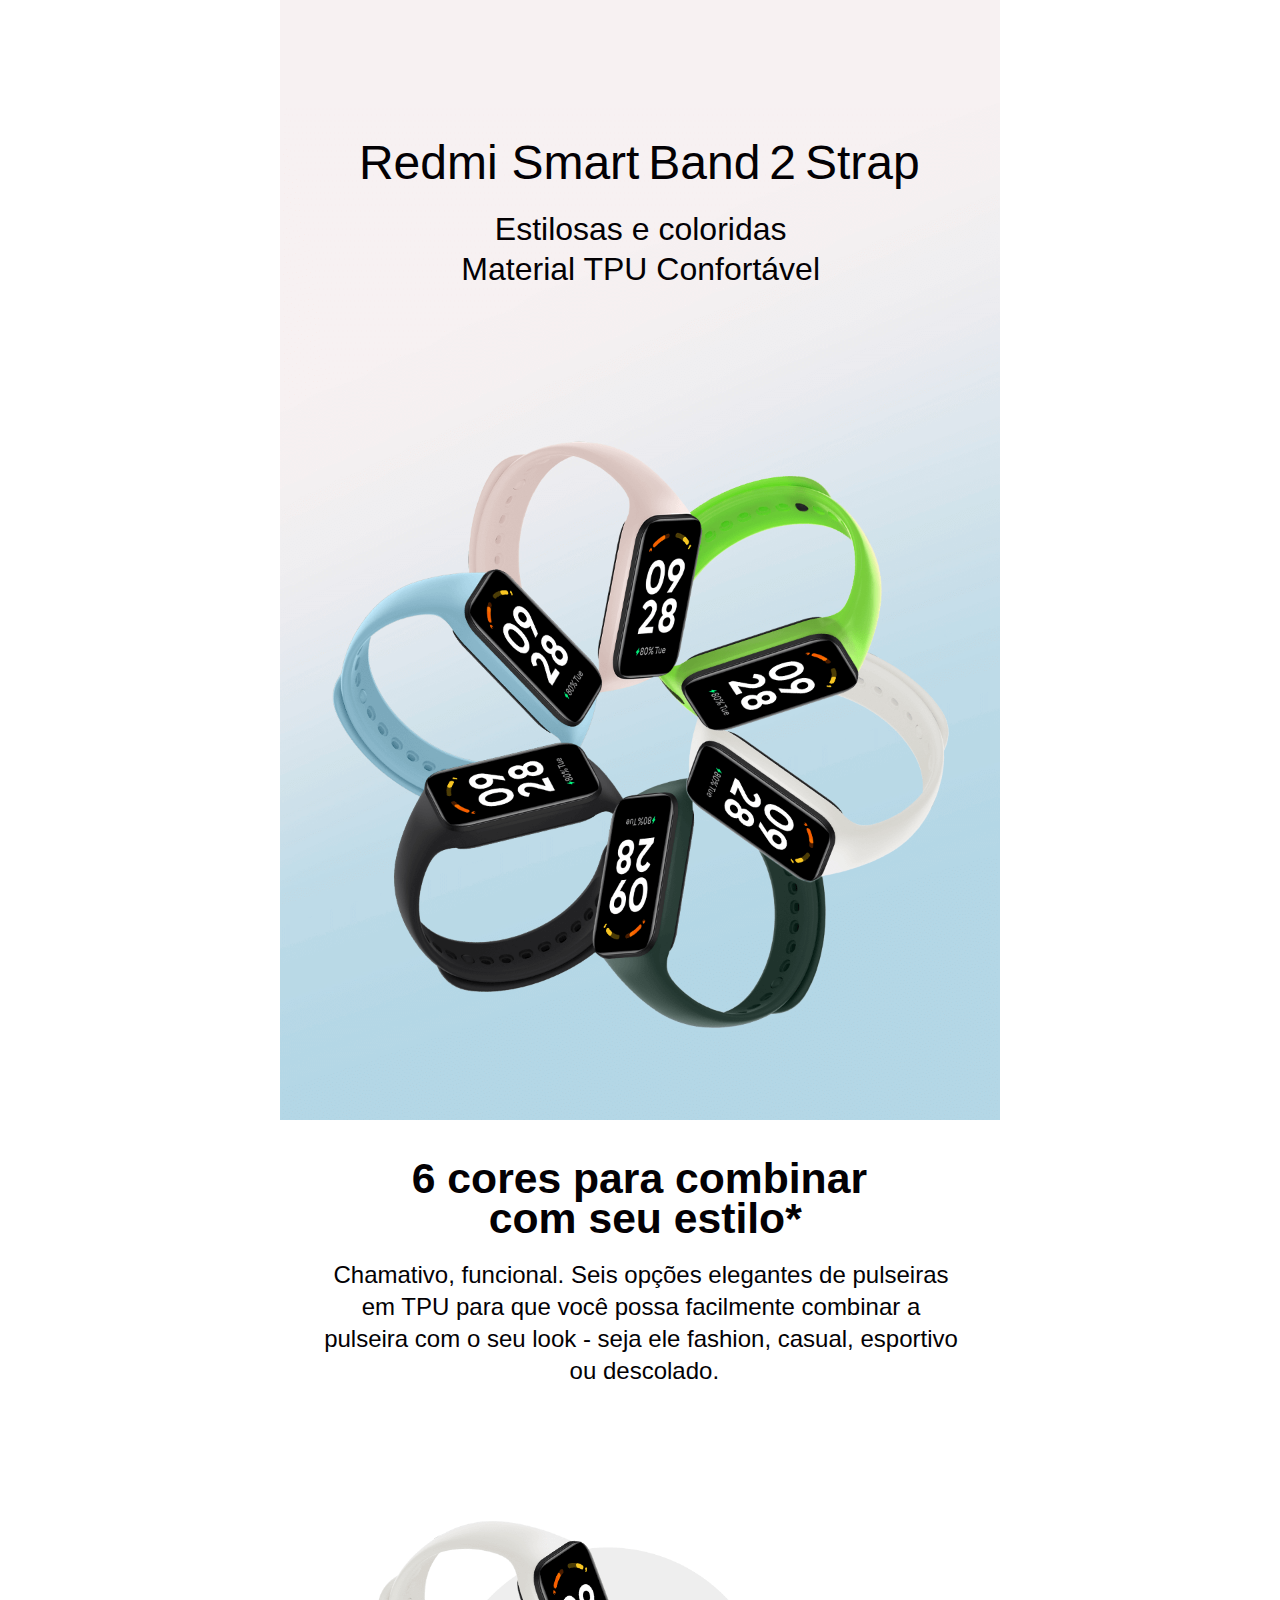
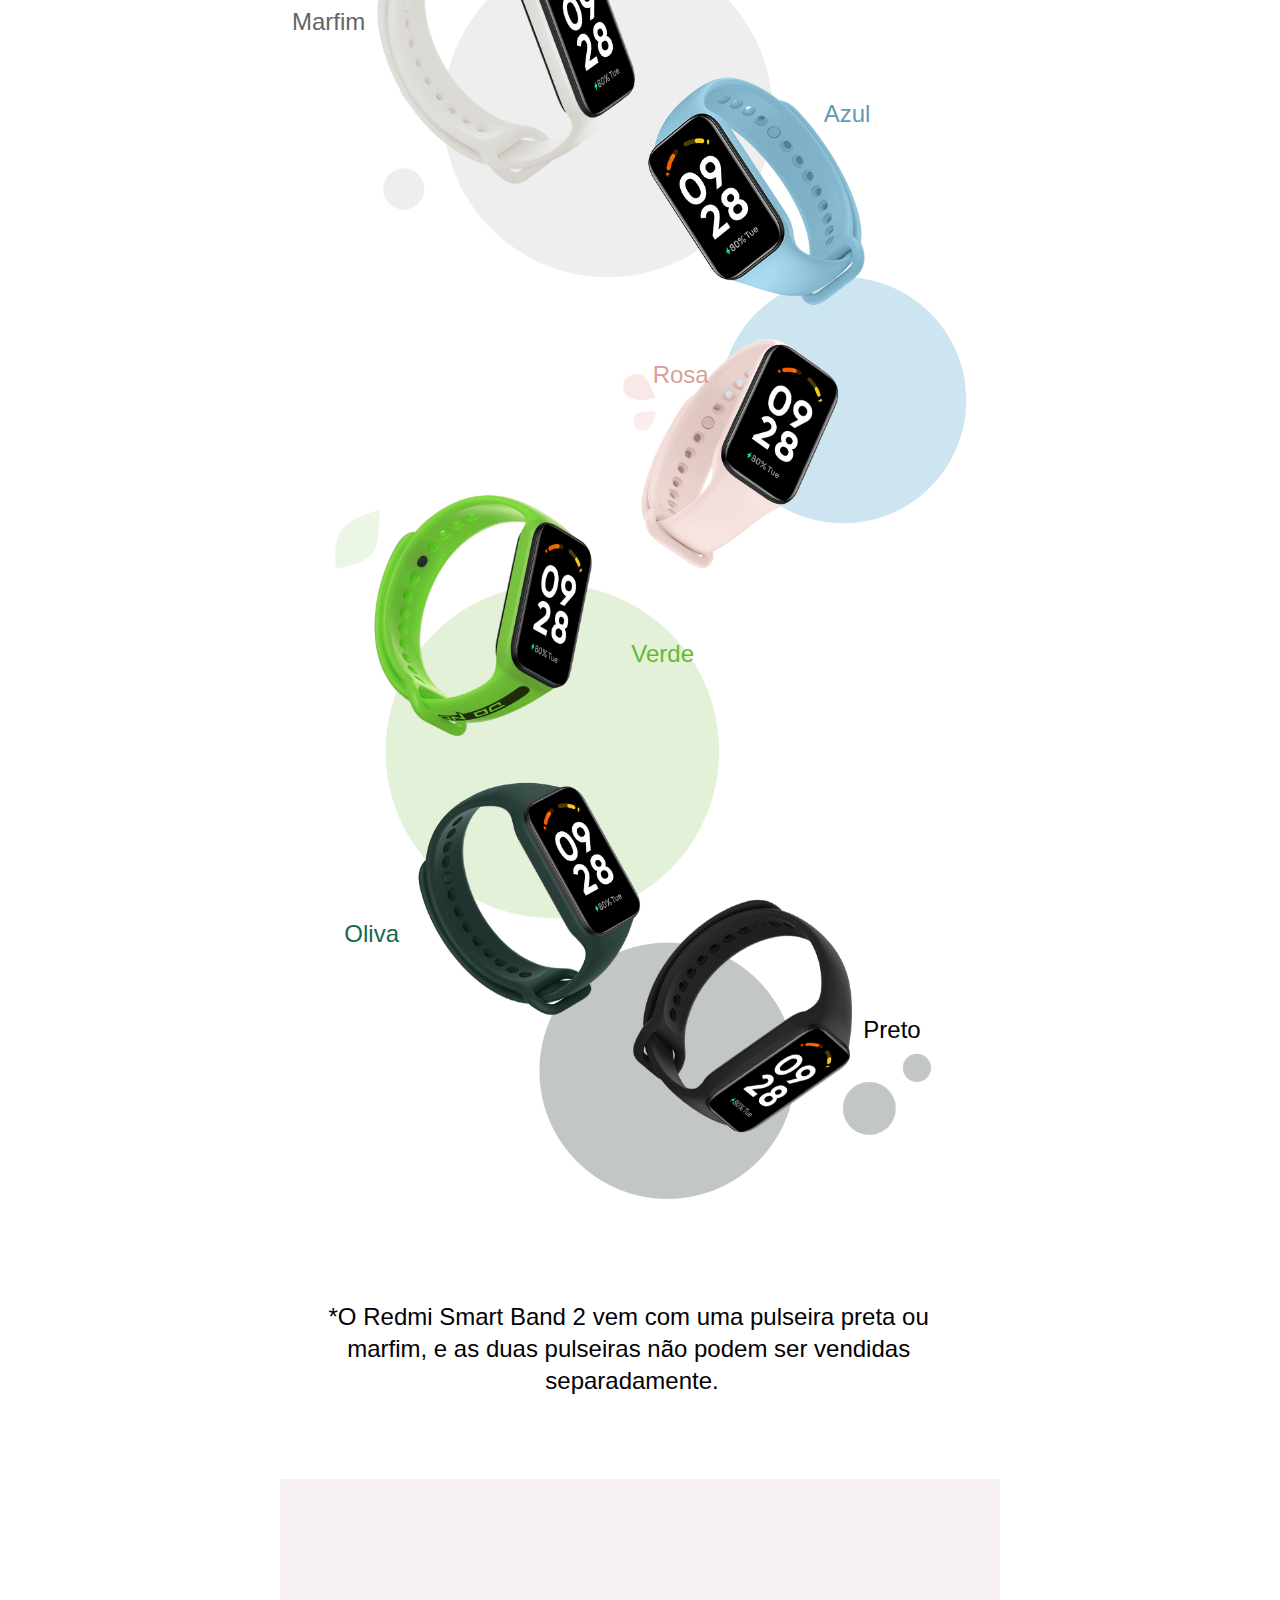
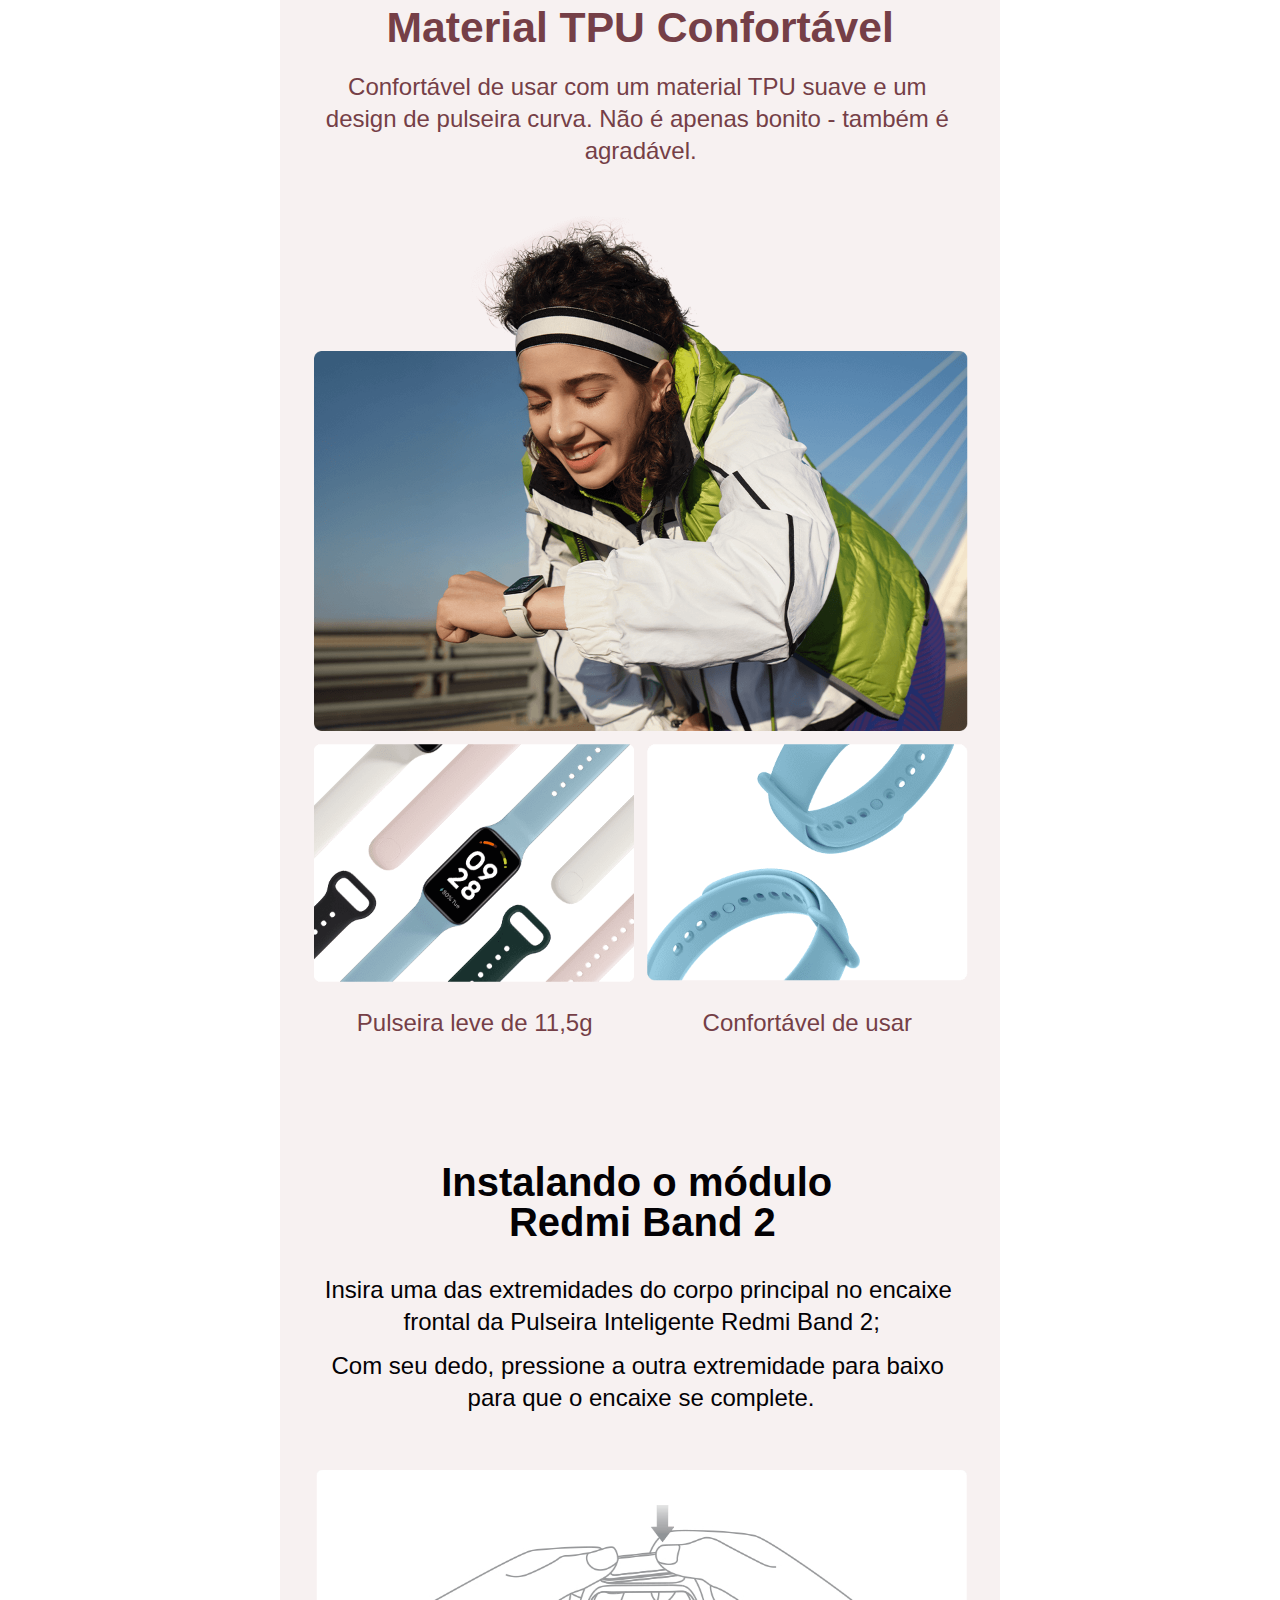
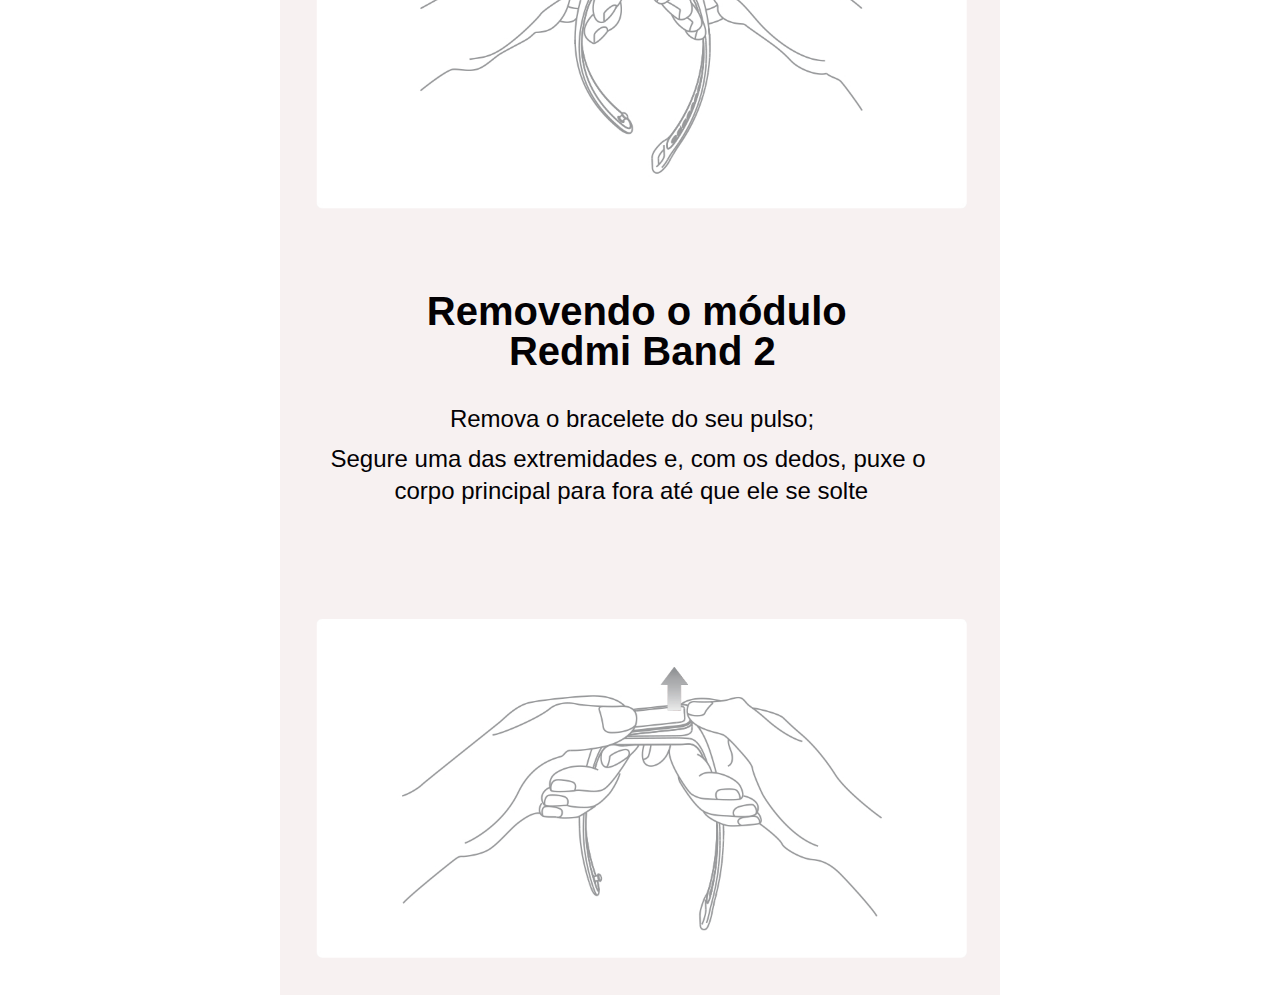
<file: mob/index.html>
<!DOCTYPE html>
<html xml:lang="en" lang="en">

<head>

    <meta charset="UTF-8">
    <meta name="viewport" content="width=device-width,initial-scale=1,user-scalable=no">
    <title>Redmi Smart Band 2 Strap</title>
    <meta http-equiv="X-UA-Compatible" content="ie=edge">

    <link href="./assets/css/index.css" rel="stylesheet">
    <link href="./assets/css/main.css" rel="stylesheet">

    <script>!function (e, t) { var i = t.documentElement; function n() { var t = i.clientWidth || 320, n = (t > 720 ? 720 : t < 320 ? 320 : t) / 22.5; i.style.fontSize = n + "px", e.rootFontSize = n } if (e.oriRootFontSize = 48, e.addEventListener("resize", (function () { n() }), !1), e.addEventListener("pageshow", (function (e) { e.persisted && n() }), !1), n(), e.devicePixelRatio && e.devicePixelRatio >= 2) { var o = t.createElement("div"), d = t.createElement("body"); o.style.border = "0.5px solid transparent", d.appendChild(o), i.appendChild(d), 1 === o.offsetHeight && i.classList.add("hairlines"), i.removeChild(d) } }(window, document)</script>

</head>

<body>

<main class="fly-birds-page_fdbc4230af div1">

<div class="section div2 lazy" data-type="bg" data-id="sazo7am2qq" data-background-image="">
<img alt="" class="xm-img image3 lazy" data-id="enwxoteqr0" src="./assets/media/01.jpg" />
<div class="div4">
<div class="div5">
<div class="text-container-1010">
<span data-key="name_1" class="xm-text split_text1099 f-regular mi-brand mi-brand--redmi" data-type="text" data-id="b0bjcvydmr">Redmi</span>
<span data-key="name_1" class="xm-text split_text1100 f-medium" data-type="text" data-id="088uv94qp9">Smart</span>
<span data-key="name_1" class="xm-text split_text1101 f-medium" data-type="text" data-id="ibbmw2bj5h"></span>
<span data-key="name_1" class="xm-text split_text1102 f-medium" data-type="text" data-id="st7d810cip">Band</span>
<span data-key="name_1" class="xm-text split_text1103 f-medium" data-type="text" data-id="hnphrx9964"></span>
<span data-key="name_1" class="xm-text split_text1104 f-medium" data-type="text" data-id="uij9tyqlhe">2</span>
<span data-key="name_1" class="xm-text split_text1105 f-medium" data-type="text" data-id="v5apz5dfr6"></span>
<span data-key="name_1" class="xm-text split_text1106 f-medium" data-type="text" data-id="7foy747yq5">Strap</span></div>
</div>

<div class="div6"><span data-key="ksp_1" class="xm-text split_text1107 f-medium" data-type="text" data-id="q7l1zf0huf">Estilosas e coloridas</span></div>
<div class="div7"><span data-key="ksp_2" class="xm-text split_text1108 f-medium" data-type="text" data-id="5yruupn7t3">Material TPU Confortável</span></div>
<div class="spacer"></div>
</div>
</div>

<div class="section div9 lazy" data-type="bg" data-id="mztltqu7h8" data-background-image="">
<img alt="" class="xm-img image10 lazy" data-id="6ovkxo77kv" src="./assets/media/02.png" />
<div class="div11">
<img alt="" class="xm-img image12 lazy" data-id="dybtryj5cm" src="./assets/media/03.jpg" />
<div class="div13">
<div class="div14">
<span data-key="overview_1" class="xm-text split_text1119 f-bold" data-type="text" data-id="s4388u0pio">6 cores para combinar com seu estilo*</span>
</div>

<div class="div15"><span data-key="overview_2" class="xm-text split_text1120 f-regular" data-type="text" data-id="75d2xhww61">Chamativo, funcional. Seis opções elegantes de pulseiras em TPU para que você possa facilmente combinar a pulseira com o seu look - seja ele fashion, casual, esportivo ou descolado.</span></div>
<div class="div16"><span data-key="overview_3" class="xm-text split_text1114 f-medium" data-type="text" data-id="h15x5m6wb1">Marfim</span></div>
<div class="div17"><span data-key="overview_4" class="xm-text split_text1115 f-medium" data-type="text" data-id="iz8qfc7zm7">Azul</span></div>
<div class="div18"><span data-key="overview_5" class="xm-text split_text1116 f-medium" data-type="text" data-id="nwz4evyhgi">Rosa</span></div>
<div class="div19"><span data-key="overview_6" class="xm-text split_text1113 f-medium" data-type="text" data-id="b4tyuhit6g">Verde</span></div>
<div class="div20"><span data-key="overview_7" class="xm-text split_text1117 f-medium" data-type="text" data-id="yabzdirfi3">Oliva</span></div>
<div class="div21"><span data-key="overview_8" class="xm-text split_text1118 f-medium" data-type="text" data-id="ev54iunv1n">Preto</span></div>
<div class="div22"><span data-key="overview_9" class="xm-text split_text1121 f-light" data-type="text" data-id="np4tca4c7m">*O Redmi Smart Band 2 vem com uma pulseira preta ou marfim, e as duas pulseiras não podem ser vendidas separadamente.</span></div>
</div>
</div>
</div>

<div class="section div23 lazy" data-type="bg" data-id="fus3v8psd9" data-background-image="">
<img alt="" class="xm-img image24 lazy" data-id="5o0z2gsr6v" src="./assets/media/04.jpg" />
<div class="div25">
<div class="div26"><span data-key="overview_10" class="xm-text split_text1124 f-bold" data-type="text" data-id="ky1h5q5f2c">Material TPU Confortável</span></div>
<div class="div27"><span data-key="overview_11" class="xm-text split_text1125 f-regular" data-type="text" data-id="n3jx29m0j7">Confortável de usar com um material TPU suave e um design de pulseira curva. Não é apenas bonito - também é agradável.</span></div>
<div class="spacer"></div>
<div class="div28">
<div class="div29"><span data-key="overview_12" class="xm-text split_text1122 f-regular" data-type="text" data-id="bvy1wtpomq">Pulseira leve de 11,5g</span></div>
<div class="div30"><span data-key="overview_13" class="xm-text split_text1123 f-regular" data-type="text" data-id="08opbascbu">Confortável de usar</span></div>
</div>
</div>
</div>

<div class="section div31 lazy" data-type="bg" data-id="bc0mnxocxv" data-background-image="">
<img alt="" class="xm-img image32 lazy" data-id="s56rq0gs7n" src="./assets/media/05.jpg" />
<div class="div33">
<div class="div34"><span data-key="overview_14" class="xm-text split_text1126 f-bold" data-type="text" data-id="kk5gxotvs6">Instalando o módulo Redmi Band 2</span>
</div>

<div class="div35"><span data-key="overview_15" class="xm-text split_text1127 f-regular" data-type="text" data-id="gj29drjm5w">Insira uma das extremidades do corpo principal no encaixe frontal da Pulseira Inteligente Redmi Band 2;</span></div>
<div class="div36"><span data-key="overview_16" class="xm-text split_text1128 f-regular" data-type="text" data-id="33h6vja3cc">Com seu dedo, pressione a outra extremidade para baixo para que o encaixe se complete.</span></div>
</div>
</div>

<div class="section div37 lazy" data-type="bg" data-id="fz88lxfj34" data-background-image="">
<img alt="" class="xm-img image38 lazy" data-id="05qha36qgl" src="./assets/media/06.jpg" />
<div class="div39">
<div class="div40"><span data-key="overview_17" class="xm-text split_text1129 f-bold" data-type="text" data-id="45lacmibya">Removendo o módulo Redmi Band 2</span></div>
<div class="div41"><span data-key="overview_18" class="xm-text split_text1130 f-regular" data-type="text" data-id="sy4b4bto8o">Remova o bracelete do seu pulso;</span></div>
<div class="div42"><span data-key="overview_19" class="xm-text split_text1131 f-regular" data-type="text" data-id="cb7yg8wsfg">Segure uma das extremidades e, com os dedos, puxe o corpo principal para fora até que ele se solte</span></div>

</div>
</div>
</main>

</body>
</html>
</file>
<file: mob/assets/css/index.css>
@import url('https://i02.appmifile.com/i18n/fonts/CamphorPro/vf/index.css');
@import url('https://i02.appmifile.com/i18n/fonts/CamphorPro/woff2/index.css');

@font-face {
  font-family: 'Xiaomi Brand';
  font-style: normal;
  font-weight: 100 900;
  font-display: swap;
  src: url('https://i02.appmifile.com/i18n/fonts/Brand/Brand.woff2') format('woff2');
}

body {
  font-family: 'Camphor Pro', sans-serif;
}

body .mi-brand {
  font-family: 'Xiaomi Brand', 'Camphor Pro', sans-serif;
}

body .mi-brand.mi-brand--xiaomi,
body .mi-brand.mi-brand--poco {
  font-weight: bold !important;
}

body .mi-brand.mi-brand--redmi {
  font-weight: normal !important;
}

@supports (font-variation-settings: 'wght' 400) {
  body {
    font-family: 'Camphor Pro VF', 'Camphor Pro', sans-serif;
  }

  body .mi-brand {
    font-family: 'Xiaomi Brand', 'Camphor Pro VF', 'Camphor Pro', sans-serif;
  }
}
</file>
<file: mob/assets/css/main.css>
.div1.fly-birds-page_fdbc4230af {
  align-items: flex-end;
  box-sizing: border-box;
  margin: 0 auto;
}
.div1.fly-birds-page_fdbc4230af,
.div1.fly-birds-page_fdbc4230af .div2 {
  display: flex;
  flex-direction: column;
  justify-content: flex-start;
  width: 22.5rem;
}
.div1.fly-birds-page_fdbc4230af .div2 {
  align-items: center;
  height: 35rem;
  z-index: 1;
}
.div1.fly-birds-page_fdbc4230af .div2 .image3 {
  height: 35rem;
  width: 22.5rem;
  z-index: 0;
}
.div1.fly-birds-page_fdbc4230af .div2 .div4 {
  align-items: center;
  box-sizing: border-box;
  display: flex;
  flex-direction: column;
  justify-content: flex-start;
  margin-left: -0.041667rem;
  margin-top: -30.625rem;
  min-height: 6.354167rem;
  width: 17.666667rem;
  z-index: 1;
}
.div1.fly-birds-page_fdbc4230af .div2 .div4 .div5 {
  width: 17.666667rem;
}
.div1.fly-birds-page_fdbc4230af .div2 .div4 .div5 .text-container-1010 {
  align-items: center;
  display: flex;
  flex-direction: row;
  justify-content: space-around;
  min-height: 1.416667rem;
  text-align: center;
}
.div1.fly-birds-page_fdbc4230af
  .div2
  .div4
  .div5
  .text-container-1010
  .split_text1099 {
  color: #030104;
  font-size: 1.5rem;
  line-height: 1.25rem;
  margin-right: 0.291667rem;
}
.div1.fly-birds-page_fdbc4230af
  .div2
  .div4
  .div5
  .text-container-1010
  .split_text1100 {
  color: #030104;
  font-size: 1.5rem;
  line-height: 1.25rem;
}
.div1.fly-birds-page_fdbc4230af
  .div2
  .div4
  .div5
  .text-container-1010
  .split_text1101 {
  color: #030104;
  font-size: 1.5rem;
  letter-spacing: 0.145833rem;
  line-height: 1.25rem;
}
.div1.fly-birds-page_fdbc4230af
  .div2
  .div4
  .div5
  .text-container-1010
  .split_text1102 {
  color: #030104;
  font-size: 1.5rem;
  line-height: 1.25rem;
}
.div1.fly-birds-page_fdbc4230af
  .div2
  .div4
  .div5
  .text-container-1010
  .split_text1103 {
  color: #030104;
  font-size: 1.5rem;
  letter-spacing: 0.145833rem;
  line-height: 1.25rem;
}
.div1.fly-birds-page_fdbc4230af
  .div2
  .div4
  .div5
  .text-container-1010
  .split_text1104 {
  color: #030104;
  font-size: 1.5rem;
  line-height: 1.25rem;
}
.div1.fly-birds-page_fdbc4230af
  .div2
  .div4
  .div5
  .text-container-1010
  .split_text1105 {
  color: #030104;
  font-size: 1.5rem;
  letter-spacing: 0.145833rem;
  line-height: 1.25rem;
}
.div1.fly-birds-page_fdbc4230af
  .div2
  .div4
  .div5
  .text-container-1010
  .split_text1106 {
  color: #030104;
  font-size: 1.5rem;
  line-height: 1.25rem;
}
.div1.fly-birds-page_fdbc4230af .div2 .div4 .div6 {
  align-items: center;
  display: flex;
  flex-direction: column;
  justify-content: center;
  margin-left: 0.083333rem;
  margin-top: 0.729167rem;
  min-height: 0.958333rem;
  width: 9.041667rem;
}
.div1.fly-birds-page_fdbc4230af .div2 .div4 .div6 .split_text1107 {
  color: #030104;
  font-size: 1rem;
  line-height: 1.25rem;
  text-align: center;
  width: 20.416667rem;
}
.div1.fly-birds-page_fdbc4230af .div2 .div4 .div7 {
  align-items: center;
  display: flex;
  flex-direction: column;
  justify-content: center;
  margin-left: 0.083333rem;
  min-height: 0.75rem;
  width: 11.708333rem;
}
.div1.fly-birds-page_fdbc4230af .div2 .div4 .div7 .split_text1108 {
  color: #030104;
  font-size: 1rem;
  line-height: 1.25rem;
  text-align: center;
  width: 20.416667rem;
}
.div1.fly-birds-page_fdbc4230af .div2 .div4 .spacer {
  flex: 1 1;
}
.div1.fly-birds-page_fdbc4230af .div2 .div4 .div8 {
  align-items: center;
  display: flex;
  flex-direction: column;
  justify-content: center;
  margin-left: 0.0625rem;
  margin-top: 1.3125rem;
  min-height: 0.895833rem;
  width: 4.4375rem;
}
.div1.fly-birds-page_fdbc4230af .div2 .div4 .div8 .text-container-1013 {
  text-align: center;
  width: 20.416667rem;
}
.div1.fly-birds-page_fdbc4230af
  .div2
  .div4
  .div8
  .text-container-1013
  .split_text1109 {
  color: #030104;
  font-family: CamphorProForXiaoMi-Regular, sans-serif;
  font-size: 0.75rem;
  line-height: 1.25rem;
}
.div1.fly-birds-page_fdbc4230af
  .div2
  .div4
  .div8
  .text-container-1013
  .split_text1110 {
  color: #030104;
  font-family: CamphorProForXiaoMi-Bold, sans-serif;
  font-size: 1.25rem;
  line-height: 1.25rem;
}
.div1.fly-birds-page_fdbc4230af
  .div2
  .div4
  .div8
  .text-container-1013
  .split_text1111 {
  color: #030104;
  font-family: CamphorProForXiaoMi-Regular, sans-serif;
  font-size: 0;
  line-height: 1.25rem;
}
.div1.fly-birds-page_fdbc4230af
  .div2
  .div4
  .div8
  .text-container-1013
  .split_text1112 {
  color: #030104;
  font-family: CamphorProForXiaoMi-Regular, sans-serif;
  font-size: 0.75rem;
  line-height: 1.25rem;
}
.div1.fly-birds-page_fdbc4230af .div9 {
  align-items: flex-start;
  box-sizing: border-box;
  display: flex;
  flex-direction: column;
  justify-content: flex-start;
  margin-top: -35rem;
  padding-bottom: 84.9375rem;
}
.div1.fly-birds-page_fdbc4230af .div9,
.div1.fly-birds-page_fdbc4230af .div9 .image10 {
  height: 178.208333rem;
  width: 22.479167rem;
  z-index: 0;
}
.div1.fly-birds-page_fdbc4230af .div9 .div11 {
  align-items: center;
  box-sizing: border-box;
  display: flex;
  flex-direction: row;
  justify-content: flex-start;
  margin-top: -141.854167rem;
  min-height: 56.916667rem;
  padding-right: 1.541667rem;
  width: 22.479167rem;
  z-index: 1;
}
.div1.fly-birds-page_fdbc4230af .div9 .div11 .image12 {
  height: 56.916667rem;
  width: 22.479167rem;
  z-index: 0;
}
.div1.fly-birds-page_fdbc4230af .div9 .div11 .div13 {
  align-items: center;
  box-sizing: border-box;
  display: flex;
  flex-direction: column;
  justify-content: flex-start;
  margin-left: -21.25rem;
  margin-top: 0.270833rem;
  min-height: 51.5625rem;
  width: 19.708333rem;
  z-index: 1;
}
.div1.fly-birds-page_fdbc4230af .div9 .div11 .div13 .div14 {
  align-items: center;
  display: flex;
  flex-direction: column;
  justify-content: center;
  margin-left: 0.625rem;
  min-height: 1.25rem;
  width: 18.25rem;
}
.div1.fly-birds-page_fdbc4230af .div9 .div11 .div13 .div14 .split_text1119 {
  color: #030104;
  font-size: 1.333333rem;
  line-height: 1.25rem;
  text-align: center;
  width: 16.416667rem;
}
.div1.fly-birds-page_fdbc4230af .div9 .div11 .div13 .div15 {
  align-items: center;
  display: flex;
  flex-direction: column;
  justify-content: center;
  margin-left: 0.5625rem;
  margin-top: 0.666667rem;
  min-height: 2.729167rem;
  width: 19.145833rem;
}
.div1.fly-birds-page_fdbc4230af .div9 .div11 .div13 .div15 .split_text1120 {
  color: #030104;
  font-size: 0.75rem;
  line-height: 1rem;
  text-align: center;
  width: 20.416667rem;
}
.div1.fly-birds-page_fdbc4230af .div9 .div11 .div13 .div16 {
  align-items: center;
  display: flex;
  flex-direction: column;
  justify-content: center;
  margin-left: -19.166667rem;
  margin-top: 6.854167rem;
  min-height: 0.6875rem;
  width: 1.625rem;
}
.div1.fly-birds-page_fdbc4230af .div9 .div11 .div13 .div16 .split_text1114 {
  color: #656565;
  font-size: 0.75rem;
  line-height: 1rem;
  text-align: center;
  width: 2.5rem;
}
.div1.fly-birds-page_fdbc4230af .div9 .div11 .div13 .div17 {
  align-items: center;
  display: flex;
  flex-direction: column;
  justify-content: center;
  margin-left: 13.229167rem;
  margin-top: 1.854167rem;
  min-height: 0.5625rem;
  width: 1.395833rem;
}
.div1.fly-birds-page_fdbc4230af .div9 .div11 .div13 .div17 .split_text1115 {
  color: #619bb4;
  font-size: 0.75rem;
  line-height: 1rem;
  text-align: center;
  width: 2.5rem;
}
.div1.fly-birds-page_fdbc4230af .div9 .div11 .div13 .div18 {
  align-items: center;
  display: flex;
  flex-direction: column;
  justify-content: center;
  margin-left: 2.833333rem;
  margin-top: 7.166667rem;
  min-height: 0.541667rem;
  width: 1.375rem;
}
.div1.fly-birds-page_fdbc4230af .div9 .div11 .div13 .div18 .split_text1116 {
  color: #d5a199;
  font-size: 0.75rem;
  line-height: 1rem;
  text-align: center;
  width: 2.5rem;
}
.div1.fly-birds-page_fdbc4230af .div9 .div11 .div13 .div19 {
  align-items: center;
  display: flex;
  flex-direction: column;
  justify-content: center;
  margin-left: 1.708333rem;
  margin-top: 7.833333rem;
  min-height: 0.708333rem;
  width: 4.416667rem;
}
.div1.fly-birds-page_fdbc4230af .div9 .div11 .div13 .div19 .split_text1113 {
  color: #67b92f;
  font-size: 0.75rem;
  line-height: 0.75rem;
  text-align: center;
  width: 4.791667rem;
}
.div1.fly-birds-page_fdbc4230af .div9 .div11 .div13 .div20 {
  align-items: center;
  display: flex;
  flex-direction: column;
  justify-content: center;
  margin-left: -16.479167rem;
  margin-top: 7.875rem;
  min-height: 0.5625rem;
  width: 1.645833rem;
}
.div1.fly-birds-page_fdbc4230af .div9 .div11 .div13 .div20 .split_text1117 {
  color: #156953;
  font-size: 0.75rem;
  line-height: 1rem;
  text-align: center;
  width: 2.5rem;
}
.div1.fly-birds-page_fdbc4230af .div9 .div11 .div13 .div21 {
  align-items: center;
  display: flex;
  flex-direction: column;
  justify-content: center;
  margin-left: 16.041667rem;
  margin-top: 2rem;
  min-height: 0.5625rem;
  width: 1.708333rem;
}
.div1.fly-birds-page_fdbc4230af .div9 .div11 .div13 .div21 .split_text1118 {
  color: #000;
  font-size: 0.75rem;
  line-height: 1rem;
  text-align: center;
  width: 2.5rem;
}
.div1.fly-birds-page_fdbc4230af .div9 .div11 .div13 .div22 {
  align-items: center;
  display: flex;
  flex-direction: column;
  justify-content: center;
  margin-left: -0.208333rem;
  margin-top: 7.979167rem;
  min-height: 1.729167rem;
  width: 19.5rem;
}
.div1.fly-birds-page_fdbc4230af .div9 .div11 .div13 .div22 .split_text1121 {
  color: #030104;
  font-size: 0.75rem;
  line-height: 1rem;
  text-align: center;
  width: 20.416667rem;
}
.div1.fly-birds-page_fdbc4230af .div23 {
  align-items: center;
  box-sizing: border-box;
  display: flex;
  flex-direction: column;
  height: 37.6875rem;
  justify-content: flex-start;
  margin-top: -81.9375rem;
  padding-bottom: 1.708333rem;
  width: 22.5rem;
  z-index: 2;
}
.div1.fly-birds-page_fdbc4230af .div23 .image24 {
  height: 37.6875rem;
  width: 22.5rem;
  z-index: 0;
}
.div1.fly-birds-page_fdbc4230af .div23 .div25 {
  align-items: center;
  box-sizing: border-box;
  display: flex;
  flex-direction: column;
  justify-content: flex-start;
  margin-left: 0.041667rem;
  margin-top: -33.541667rem;
  min-height: 31.833333rem;
  width: 19rem;
  z-index: 1;
}
.div1.fly-birds-page_fdbc4230af .div23 .div25 .div26 {
  align-items: center;
  display: flex;
  flex-direction: column;
  justify-content: center;
  margin-left: -1px;
  min-height: 1rem;
  width: 15.895833rem;
}
.hairlines .div1.fly-birds-page_fdbc4230af .div23 .div25 .div26 {
  margin-left: -0.5px;
}
.div1.fly-birds-page_fdbc4230af .div23 .div25 .div26 .split_text1124 {
  color: #753f47;
  font-size: 1.333333rem;
  line-height: 1.5rem;
  text-align: center;
  width: 20.416667rem;
}
.div1.fly-birds-page_fdbc4230af .div23 .div25 .div27 {
  align-items: center;
  display: flex;
  flex-direction: column;
  justify-content: center;
  margin-top: 1rem;
  min-height: 2.729167rem;
  width: 19rem;
}
.div1.fly-birds-page_fdbc4230af .div23 .div25 .div27 .split_text1125 {
  color: #753f47;
  font-size: 0.75rem;
  line-height: 1rem;
  text-align: center;
  width: 20.416667rem;
}
.div1.fly-birds-page_fdbc4230af .div23 .div25 .spacer {
  flex: 1 1;
}
.div1.fly-birds-page_fdbc4230af .div23 .div25 .div28 {
  align-items: flex-start;
  box-sizing: border-box;
  display: flex;
  flex-direction: row;
  justify-content: flex-start;
  margin-left: -0.375rem;
  margin-top: 26.375rem;
  min-height: 0.729167rem;
  width: 17.666667rem;
}
.div1.fly-birds-page_fdbc4230af .div23 .div25 .div28 .div29 {
  align-items: center;
  display: flex;
  flex-direction: column;
  justify-content: center;
  min-height: 0.729167rem;
  width: 7.666667rem;
}
.div1.fly-birds-page_fdbc4230af .div23 .div25 .div28 .div29 .split_text1122 {
  color: #753f47;
  font-size: 0.75rem;
  line-height: 1rem;
  text-align: center;
  width: 10rem;
}
.div1.fly-birds-page_fdbc4230af .div23 .div25 .div28 .div30 {
  align-items: center;
  display: flex;
  flex-direction: column;
  justify-content: center;
  margin-left: 3.125rem;
  min-height: 0.5625rem;
  width: 6.875rem;
}
.div1.fly-birds-page_fdbc4230af .div23 .div25 .div28 .div30 .split_text1123 {
  color: #753f47;
  font-size: 0.75rem;
  line-height: 1rem;
  text-align: center;
  width: 10rem;
}
.div1.fly-birds-page_fdbc4230af .div31 {
  align-items: center;
  display: flex;
  flex-direction: column;
  height: 24.041667rem;
  justify-content: flex-start;
  width: 22.5rem;
  z-index: 3;
}
.div1.fly-birds-page_fdbc4230af .div31 .image32 {
  height: 24.041667rem;
  width: 22.5rem;
  z-index: 0;
}
.div1.fly-birds-page_fdbc4230af .div31 .div33 {
  align-items: center;
  box-sizing: border-box;
  display: flex;
  flex-direction: column;
  justify-content: flex-start;
  margin-left: 0.0625rem;
  margin-top: -21.604167rem;
  min-height: 6.0625rem;
  width: 20.0625rem;
  z-index: 1;
}
.div1.fly-birds-page_fdbc4230af .div31 .div33 .div34 {
  align-items: center;
  display: flex;
  flex-direction: column;
  justify-content: center;
  margin-left: 0.083333rem;
  min-height: 1.208333rem;
  width: 15.9375rem;
}
.div1.fly-birds-page_fdbc4230af .div31 .div33 .div34 .split_text1126 {
  color: #030104;
  font-size: 1.25rem;
  line-height: 1.25rem;
  text-align: center;
  width: 15.416667rem;
}
.div1.fly-birds-page_fdbc4230af .div31 .div33 .div35 {
  align-items: center;
  display: flex;
  flex-direction: column;
  justify-content: center;
  margin-left: 0.041667rem;
  margin-top: 1.020833rem;
  min-height: 1.729167rem;
  width: 19.9375rem;
}
.div1.fly-birds-page_fdbc4230af .div31 .div33 .div35 .split_text1127 {
  color: #030104;
  font-size: 0.75rem;
  line-height: 1rem;
  text-align: center;
  width: 20.416667rem;
}
.div1.fly-birds-page_fdbc4230af .div31 .div33 .div36 {
  align-items: center;
  display: flex;
  flex-direction: column;
  justify-content: center;
  margin-top: 0.375rem;
  min-height: 1.729167rem;
  width: 20.0625rem;
}
.div1.fly-birds-page_fdbc4230af .div31 .div33 .div36 .split_text1128 {
  color: #030104;
  font-size: 0.75rem;
  line-height: 1rem;
  text-align: center;
  width: 20.416667rem;
}
.div1.fly-birds-page_fdbc4230af .div37 {
  align-items: center;
  display: flex;
  flex-direction: column;
  height: 23.208333rem;
  justify-content: flex-start;
  width: 22.5rem;
  z-index: 4;
}
.div1.fly-birds-page_fdbc4230af .div37 .image38 {
  height: 23.208333rem;
  width: 22.5rem;
  z-index: 0;
}
.div1.fly-birds-page_fdbc4230af .div37 .div39 {
  align-items: center;
  box-sizing: border-box;
  display: flex;
  flex-direction: column;
  justify-content: flex-start;
  margin-left: -0.541667rem;
  margin-top: -22rem;
  min-height: 7.083333rem;
  width: 19.416667rem;
  z-index: 1;
}
.div1.fly-birds-page_fdbc4230af .div37 .div39 .div40 {
  align-items: center;
  display: flex;
  flex-direction: column;
  justify-content: center;
  margin-left: 0.6875rem;
  min-height: 1.208333rem;
  width: 16.354167rem;
}
.div1.fly-birds-page_fdbc4230af .div37 .div39 .div40 .split_text1129 {
  color: #030104;
  font-size: 1.25rem;
  line-height: 1.25rem;
  text-align: center;
  width: 16.416667rem;
}
.div1.fly-birds-page_fdbc4230af .div37 .div39 .div41 {
  align-items: center;
  display: flex;
  flex-direction: column;
  justify-content: center;
  margin-left: 0.041667rem;
  margin-top: 1.020833rem;
  min-height: 0.75rem;
  width: 12.708333rem;
}
.div1.fly-birds-page_fdbc4230af .div37 .div39 .div41 .split_text1130 {
  color: #030104;
  font-size: 0.75rem;
  line-height: 1rem;
  text-align: center;
  width: 20.416667rem;
}
.div1.fly-birds-page_fdbc4230af .div37 .div39 .div42 {
  align-items: center;
  display: flex;
  flex-direction: column;
  justify-content: center;
  margin-top: 0.229167rem;
  min-height: 1.75rem;
  width: 19.416667rem;
}
.div1.fly-birds-page_fdbc4230af .div37 .div39 .div42 .split_text1131 {
  color: #030104;
  font-size: 0.75rem;
  line-height: 1rem;
  text-align: center;
  width: 20.416667rem;
}
.div1.fly-birds-page_fdbc4230af .div37 .div39 .div43 {
  align-items: center;
  display: flex;
  flex-direction: column;
  justify-content: center;
  margin-left: 0.041667rem;
  margin-top: 0.395833rem;
  min-height: 1.729167rem;
  width: 19.041667rem;
}
.div1.fly-birds-page_fdbc4230af .div37 .div39 .div43 .split_text1132 {
  color: #030104;
  font-size: 0.75rem;
  line-height: 1rem;
  text-align: center;
  width: 20.416667rem;
}
.specs-con {
  background-color: #fff;
}
.mi-modal.mi-modal--desktop .mi-modal__content.notify-pc-modal {
  min-width: 560px;
  width: 850px;
}
.notify-m-modal__title,
.notify-pc-modal__title {
  border-bottom: 1px solid var(--border-light-variant);
  color: var(--title-base);
  font-size: 28px;
  font-weight: 400;
  height: 80px;
  line-height: 80px;
  margin: 0;
  padding: 0;
  text-align: center;
  text-transform: uppercase;
}
.notify-m-modal__content,
.notify-pc-modal__content {
  box-sizing: border-box;
  padding: 30px 0;
}
.notify-m-modal__content .notify-modal__icon,
.notify-pc-modal__content .notify-modal__icon {
  display: flex;
  height: 100px;
  justify-content: center;
  margin-bottom: 15px;
}
.notify-m-modal__content .notify-modal__icon .xiaomi,
.notify-pc-modal__content .notify-modal__icon .xiaomi {
  color: #83c44e;
  font-size: 85px;
  line-height: 1;
}
.notify-m-modal__content .notify-modal__subtitle,
.notify-pc-modal__content .notify-modal__subtitle {
  font-size: 24px;
  font-weight: 300;
  margin-bottom: 20px;
  text-align: center;
  text-transform: uppercase;
}
.notify-m-modal__content .notify-modal__detail,
.notify-pc-modal__content .notify-modal__detail {
  font-size: 16px;
  font-weight: 300;
  line-height: 24px;
  margin-left: auto;
  margin-right: auto;
  width: 475px;
}
.notify-m-modal__content .notify-modal__detail a,
.notify-pc-modal__content .notify-modal__detail a {
  color: #ff6700;
  text-decoration: underline;
}
.notify-m-modal__actions,
.notify-pc-modal__actions {
  align-items: center;
  border-top: 1px solid var(--border-light-variant);
  display: flex;
  height: 80px;
  justify-content: center;
}
.notify-m-modal__actions .notify-modal__button,
.notify-pc-modal__actions .notify-modal__button {
  align-items: center;
  background-color: var(--background-primary);
  border: 0;
  box-sizing: border-box;
  color: var(--link-light-variant);
  cursor: pointer;
  display: flex;
  font-size: 14px;
  height: 40px;
  justify-content: center;
  line-height: 40px;
  padding: 0 40px;
  -webkit-user-select: none;
  user-select: none;
}
.mi-modal.mi-modal--mobile .notify-m-modal .mi-modal__title--center {
  font-size: 18px;
  padding-bottom: 10px;
  padding-top: 10px;
  text-align: left;
}
.mi-modal.mi-modal--mobile .notify-m-modal .mi-modal__title-wrap {
  height: auto;
}
.mi-modal.mi-modal--mobile .notify-m-modal__content {
  padding-left: 10px;
  padding-right: 10px;
}
.mi-modal.mi-modal--mobile .notify-m-modal__content .notify-modal__icon {
  display: none;
}
.mi-modal.mi-modal--mobile .notify-m-modal__content .notify-modal__subtitle {
  font-size: 16px;
  text-align: left;
}
.mi-modal.mi-modal--mobile .notify-m-modal__content .notify-modal__detail {
  text-align: left;
  width: 100%;
}
.mi-modal.mi-modal--mobile .notify-m-modal__actions {
  display: none;
}
.buy-container {
  background-color: #fafafa;
  transition: height 0.5s ease;
  width: 100%;
}
.buy-container::-webkit-scrollbar {
  display: none;
}
.buy-container .product__main {
  border-top: none !important;
}
html {
  margin: 0 auto;
}
body,
html {
  height: 100%;
}
body {
  background-color: #f5f5f5;
}
body,
html,
li,
p,
ul {
  margin: 0;
  padding: 0;
}
li {
  list-style: none;
}
:root {
  --skeleton-color: #eee;
}
body > img,
head > img,
html > img {
  display: none;
  left: 0;
  opacity: 0;
  position: absolute;
  top: 0;
  z-index: -10;
}
.xm-link {
  display: inline-block;
  text-decoration: none;
}
.xm-link.xm-button {
  background-color: initial;
}
.xm-button {
  background-color: #ff6700;
  color: #fff;
  padding: 0.25rem;
}
.xm-text {
  display: inline-block;
  white-space: break-spaces !important;
}
.xm-blur {
  opacity: 0.3 !important;
}
.hide {
  display: none !important;
}
.xm-page-hide {
  height: 0;
  position: absolute;
}
.xm-update {
  position: relative;
}
.xm-update:after {
  border: 0.041667rem solid #ff0;
  bottom: 0;
  content: "";
  left: 0;
  position: absolute;
  right: 0;
  top: 0;
}
.xm-picture .xm-img {
  width: 100%;
}
.xm-img {
  color: #0000;
}
.xm-img:not([src]),
.xm-img[src=""] {
  visibility: hidden;
}
.xm-picture {
  display: inline-flex;
}
.eg .xm-text,
.gcc .xm-text,
.sa .xm-text {
  display: block;
}
.eg .footer.footer--desktop,
.eg .header.header--desktop,
.eg .xm-button,
.eg .xm-navbar,
.eg .xm-price,
.eg .xm-text,
.gcc .footer.footer--desktop,
.gcc .header.header--desktop,
.gcc .xm-button,
.gcc .xm-navbar,
.gcc .xm-price,
.gcc .xm-text,
.sa .footer.footer--desktop,
.sa .header.header--desktop,
.sa .xm-button,
.sa .xm-navbar,
.sa .xm-price,
.sa .xm-text {
  direction: rtl;
}
.eg .header.header--desktop .site-logo .site-logo__wrapper img,
.gcc .header.header--desktop .site-logo .site-logo__wrapper img,
.sa .header.header--desktop .site-logo .site-logo__wrapper img {
  transform: none;
}
.eg .header.header--desktop .entry__item:before,
.gcc .header.header--desktop .entry__item:before,
.sa .header.header--desktop .entry__item:before {
  right: 0;
}
.eg .header.header--desktop .entry__left .entry__item:first-child,
.gcc .header.header--desktop .entry__left .entry__item:first-child,
.sa .header.header--desktop .entry__left .entry__item:first-child {
  padding-left: 20px;
}
.eg .footer.footer--desktop .footer-bottom .copyright,
.gcc .footer.footer--desktop .footer-bottom .copyright,
.sa .footer.footer--desktop .footer-bottom .copyright {
  float: right;
}
.section {
  background-repeat: no-repeat;
  margin-bottom: -1px;
}
@font-face {
  font-family: xiaomi;
  src: url(//cnbj1.fds.api.xiaomi.com/mi-com-product/fonts/iconfont.eot?t=1601195056109);
  src: url(//cnbj1.fds.api.xiaomi.com/mi-com-product/fonts/iconfont.eot?t=1601195056109#iefix)
      format("embedded-opentype"),
    url("[data-uri]")
      format("woff2"),
    url(//cnbj1.fds.api.xiaomi.com/mi-com-product/fonts/iconfont.woff?t=1601195056109)
      format("woff"),
    url(//cnbj1.fds.api.xiaomi.com/mi-com-product/fonts/iconfont.ttf?t=1601195056109)
      format("truetype"),
    url(//cnbj1.fds.api.xiaomi.com/mi-com-product/fonts/iconfont.svg?t=1601195056109#xiaomi)
      format("svg");
}
[class^="root-product"] .xiaomi:before {
  -webkit-font-smoothing: antialiased;
  -moz-osx-font-smoothing: grayscale;
  font-family: xiaomi !important;
  font-style: normal;
}
.xiaomi.icon-arrow-up:before {
  content: "\e7be";
}
.xiaomi.icon-dianzan:before {
  content: "\e67c";
}
.xiaomi.icon-help-unsolve:before {
  content: "\e67b";
}
.xiaomi.icon-help-solve:before {
  content: "\e67d";
}
.xiaomi.icon-help-phone:before {
  content: "\e67a";
}
.xiaomi.icon-help-letters:before {
  content: "\e668";
}
.xiaomi.icon-xuanzhong:before {
  content: "\e666";
}
.xiaomi.icon-weixuanze:before {
  content: "\e667";
}
.xiaomi.icon-shangpintubiao:before {
  content: "\e669";
}
.xiaomi.icon-gengduo:before {
  content: "\e66a";
}
.xiaomi.icon-fasongicon:before {
  content: "\e66b";
}
.xiaomi.icon-toupiao:before {
  content: "\e66c";
}
.xiaomi.icon-youhuijuan:before {
  content: "\e66d";
}
.xiaomi.icon-dati:before {
  content: "\e66e";
}
.xiaomi.icon-shoucang:before {
  content: "\e66f";
}
.xiaomi.icon-xiaolian:before {
  content: "\e670";
}
.xiaomi.icon-dengpao:before {
  content: "\e671";
}
.xiaomi.icon-erji:before {
  content: "\e672";
}
.xiaomi.icon-aixin:before {
  content: "\e673";
}
.xiaomi.icon-shouji:before {
  content: "\e674";
}
.xiaomi.icon-shubiao:before {
  content: "\e675";
}
.xiaomi.icon-chongdianbao:before {
  content: "\e676";
}
.xiaomi.icon-yinxiang:before {
  content: "\e677";
}
.xiaomi.icon-shouhuan:before {
  content: "\e678";
}
.xiaomi.icon-hanglixiang:before {
  content: "\e679";
}
.xiaomi.icon-help-message:before {
  content: "\e665";
}
.xiaomi.icon-telephone-service:before {
  content: "\e663";
}
.xiaomi.icon-manual-service:before {
  content: "\e664";
}
.xiaomi.icon-vk:before {
  content: "\e662";
}
.xiaomi.icon-line:before {
  content: "\e62f";
}
.xiaomi.icon-whatsapp:before {
  content: "\e661";
}
.xiaomi.icon-Arrow:before {
  content: "\e65f";
}
.xiaomi.icon-mi-logo:before {
  content: "\e660";
}
.xiaomi.icon-copy:before {
  content: "\e65e";
}
.xiaomi.icon-pc:before {
  content: "\e65d";
}
.xiaomi.icon-bell:before {
  content: "\e65c";
}
.xiaomi.icon-miui:before {
  content: "\e65b";
}
.xiaomi.icon-free:before {
  content: "\e65a";
}
.xiaomi.icon-car:before {
  content: "\e659";
}
.xiaomi.icon-cart-add:before {
  content: "\e657";
}
.xiaomi.icon-cart-checked:before {
  content: "\e658";
}
.xiaomi.icon-cart-del:before {
  content: "\e656";
}
.xiaomi.icon-arrow-down-tri:before {
  content: "\e655";
}
.xiaomi.icon-arrow-left-s:before {
  content: "\e653";
}
.xiaomi.icon-arrow-right-s:before {
  content: "\e654";
}
.xiaomi.icon-arrow-up-l:before {
  content: "\e651";
}
.xiaomi.icon-arrow-down-l:before {
  content: "\e652";
}
.xiaomi.icon-facebook:before {
  content: "\e649";
}
.xiaomi.icon-youtube:before {
  content: "\e64a";
}
.xiaomi.icon-twitter:before {
  content: "\e64b";
}
.xiaomi.icon-ins:before {
  content: "\e64c";
}
.xiaomi.icon-secure-payment:before {
  content: "\e64d";
}
.xiaomi.icon-service-network:before {
  content: "\e64e";
}
.xiaomi.icon-replacement:before {
  content: "\e64f";
}
.xiaomi.icon-google:before {
  content: "\e650";
}
.xiaomi.icon-cart-add-24:before {
  content: "\e648";
}
.xiaomi.icon-arrow-right-l:before {
  content: "\e646";
}
.xiaomi.icon-arrow-left-l:before {
  content: "\e647";
}
.xiaomi.icon-arrow-down-s:before {
  content: "\e63e";
}
.xiaomi.icon-arrow-up-s:before {
  content: "\e63f";
}
.xiaomi.icon-cart-empty-24:before {
  content: "\e640";
}
.xiaomi.icon-price-down:before {
  content: "\e641";
}
.xiaomi.icon-price-up:before {
  content: "\e642";
}
.xiaomi.icon-checked:before {
  content: "\e643";
}
.xiaomi.icon-cart-full-24:before {
  content: "\e644";
}
.xiaomi.icon-search-24:before {
  content: "\e645";
}
.xiaomi.icon-minus:before {
  content: "\e63d";
}
.xiaomi.icon-plus:before {
  content: "\e63c";
}
.xiaomi.icon-f:before {
  content: "\e603";
}
.xiaomi.icon-arrow-right:before {
  content: "\e600";
}
.xiaomi.icon-down:before {
  content: "\e63b";
}
.xiaomi.icon-jiantou:before {
  content: "\e604";
}
.xiaomi.icon-select-arrow:before {
  content: "\e63a";
}
.xiaomi.icon-milogo:before {
  content: "\e602";
}
.xiaomi.icon-remind:before {
  content: "\e601";
}
.xiaomi.icon-copylink:before {
  content: "\e639";
}
.xiaomi.icon-location:before {
  content: "\e637";
}
.xiaomi.icon-track:before {
  content: "\e638";
}
.xiaomi.icon-arrowlittle:before {
  content: "\e62d";
}
.xiaomi.icon-check:before {
  content: "\e62e";
}
.xiaomi.icon-back:before {
  content: "\e630";
}
.xiaomi.icon-info:before {
  content: "\e631";
}
.xiaomi.icon-edit:before {
  content: "\e632";
}
.xiaomi.icon-share:before {
  content: "\e633";
}
.xiaomi.icon-delete:before {
  content: "\e634";
}
.xiaomi.icon-question:before {
  content: "\e635";
}
.xiaomi.icon-m-home:before {
  content: "\e636";
}
.xiaomi.icon-star-orange:before {
  content: "\e62c";
}
.xiaomi.icon-s-time:before {
  content: "\e628";
}
.xiaomi.icon-s-locate:before {
  content: "\e629";
}
.xiaomi.icon-s-phone:before {
  content: "\e62a";
}
.xiaomi.icon-s-warranty:before {
  content: "\e62b";
}
.xiaomi.icon-cleartext:before {
  content: "\e61b";
}
.xiaomi.icon-close:before {
  content: "\e627";
}
.xiaomi.icon-star1:before {
  content: "\e622";
}
.xiaomi.icon-delivery:before {
  content: "\e61a";
}
.xiaomi.icon-tag:before {
  content: "\e61c";
}
.xiaomi.icon-delivery1:before {
  content: "\e61d";
}
.xiaomi.icon-pullup:before {
  content: "\e61e";
}
.xiaomi.icon-pulldown:before {
  content: "\e61f";
}
.xiaomi.icon-volume:before {
  content: "\e620";
}
.xiaomi.icon-star:before {
  content: "\e621";
}
.xiaomi.icon-miextendedwarranty:before {
  content: "\e623";
}
.xiaomi.icon-mute:before {
  content: "\e624";
}
.xiaomi.icon-miprotect:before {
  content: "\e625";
}
.xiaomi.icon-like:before {
  content: "\e626";
}
.xiaomi.icon-chat:before {
  content: "\e60f";
}
.xiaomi.icon-google_x:before {
  content: "\e610";
}
.xiaomi.icon-facebook_x:before {
  content: "\e611";
}
.xiaomi.icon-email:before {
  content: "\e612";
}
.xiaomi.icon-twitter_x:before {
  content: "\e613";
}
.xiaomi.icon-hotline:before {
  content: "\e614";
}
.xiaomi.icon-youtube_x:before {
  content: "\e615";
}
.xiaomi.icon-vk_x:before {
  content: "\e616";
}
.xiaomi.icon-line_x:before {
  content: "\e617";
}
.xiaomi.icon-instagram_x:before {
  content: "\e618";
}
.xiaomi.icon-nation:before {
  content: "\e619";
}
.xiaomi.icon-account:before {
  content: "\e605";
}
.xiaomi.icon-cart:before {
  content: "\e606";
}
.xiaomi.icon-category:before {
  content: "\e607";
}
.xiaomi.icon-home:before {
  content: "\e608";
}
.xiaomi.icon-message:before {
  content: "\e609";
}
.xiaomi.icon-discovery:before {
  content: "\e60a";
}
.xiaomi.icon-search:before {
  content: "\e60b";
}
.xiaomi.icon-search_bar:before {
  content: "\e60c";
}
.xiaomi.icon-service:before {
  content: "\e60d";
}
.xiaomi.icon-setting:before {
  content: "\e60e";
}
article,
aside,
details,
figcaption,
figure,
footer,
header,
main,
nav,
section {
  display: block;
}
audio,
canvas,
video {
  display: inline-block;
}
audio:not([controls]) {
  display: none;
  height: 0;
}
[hidden] {
  display: none;
}
a:focus {
  outline: thin dotted #333;
  outline: 0.104167rem auto -webkit-focus-ring-color;
  outline-offset: -0.041667rem;
}
a:active,
a:hover {
  outline: 0;
}
b,
strong {
  font-weight: 700;
}
small {
  font-size: 80%;
}
sub,
sup {
  font-size: 75%;
  line-height: 0;
  position: relative;
  vertical-align: initial;
}
sup {
  top: -0.5em;
}
sub {
  bottom: -0.25em;
}
img {
  border: 0;
  height: auto;
  vertical-align: middle;
}
form {
  margin: 0;
}
button,
input,
select,
textarea {
  font-size: 100%;
  margin: 0;
  outline: none;
  vertical-align: initial;
}
button,
input {
  line-height: normal;
}
button,
html input[type="button"],
input[type="reset"],
input[type="submit"] {
  -webkit-appearance: button;
  appearance: button;
  cursor: pointer;
}
button[disabled],
html input[disabled] {
  cursor: default;
}
input[type="checkbox"],
input[type="radio"] {
  box-sizing: border-box;
  margin: 0;
  padding: 0;
}
input[type="search"] {
  -webkit-appearance: none;
  appearance: none;
  box-sizing: initial;
  outline: none;
}
input[type="number"]::-webkit-inner-spin-button,
input[type="number"]::-webkit-outer-spin-button {
  margin: 0;
}
input[type="search"]::-webkit-search-cancel-button,
input[type="search"]::-webkit-search-decoration {
  -webkit-appearance: none;
  appearance: none;
}
button::-moz-focus-inner,
input::-moz-focus-inner {
  border: 0;
  padding: 0;
}
input::-webkit-input-placeholder {
  color: #ccc;
}
input:-moz-placeholder,
input::-moz-placeholder {
  color: #ccc;
}
input:-ms-input-placeholder {
  color: #ccc;
}
textarea {
  overflow: auto;
  resize: vertical;
  vertical-align: top;
}
table {
  border-collapse: collapse;
  border-spacing: 0;
}
td {
  vertical-align: top;
}
td,
th {
  padding: 0;
}
body,
dd,
dl,
figure,
h1,
h2,
h3,
h4,
h5,
h6,
menu,
ol,
p,
ul {
  margin: 0;
}
menu,
ol,
ul {
  list-style: none;
  padding: 0;
}
h1,
h2,
h3,
h4,
h5,
h6 {
  font-weight: 400;
}
.eco_name-72 {
  font-size: 1.5rem;
  line-height: 1.875rem;
}
.eco_name-64 {
  font-size: 1.333333rem;
  line-height: 1.666667rem;
}
.eco_kv-slogan {
  font-size: 1rem;
  line-height: 1.25rem;
}
.eco_kv-ksp {
  font-size: 0.625rem;
  line-height: 0.916667rem;
}
.eco_kv-label {
  border-radius: 0.083333rem;
  font-size: 0.75rem;
  line-height: 1.083333rem;
}
.eco_ksp-title {
  font-size: 0.833333rem;
  line-height: 1rem;
}
.eco_ksp-text {
  font-size: 0.75rem;
  line-height: 1rem;
}
.eco_ksp-item {
  padding: 1.041667rem;
}
.eco_title {
  font-size: 1.25rem;
  line-height: 1.5rem;
}
.eco_note,
.eco_text {
  font-size: 0.75rem;
  line-height: 0.916667rem;
}
.eco_number {
  font-size: 2.291667rem;
  line-height: 2.291667rem;
}
.eco_note-text {
  font-size: 0.75rem;
  line-height: 0.916667rem;
}
.eco_specs-title {
  font-size: 1.25rem;
  line-height: 1.5rem;
}
.eco_specs-label,
.eco_specs-value {
  font-size: 0.75rem;
  line-height: 0.916667rem;
}
.f-extra,
.f-light,
.f-thin {
  font-weight: 300;
}
.f-regular {
  font-weight: 400;
}
.f-medium {
  font-weight: 500;
}
.f-semi {
  font-weight: 600;
}
.f-bold {
  font-weight: 700;
}
.f-bolder {
  font-weight: 800;
}
.f-heavy {
  font-weight: 900;
}
.xm-button,
.xm-navbar__nav-item,
.xm-price {
  font-weight: 400 !important;
}
.price-common {
  font-weight: 300 !important;
}
.price-common .xm-price--current .xm-price__label,
.price-common .xm-price__sNum {
  font-weight: 700 !important;
}
@font-face {
  font-family: CamphorPro-Light;
  src: url(https://i01.appmifile.com/webfile/globalimg/miv4/font/CamphorProForXiaoMi/CamphorProForXiaoMi-Light.woff)
    format("woff");
}
@font-face {
  font-family: CamphorPro-Regular;
  src: url(https://i01.appmifile.com/webfile/globalimg/miv4/font/CamphorProForXiaoMi/CamphorProForXiaoMi-Regular.woff)
    format("woff");
}
@font-face {
  font-family: CamphorPro-Bold;
  font-weight: 700;
  src: url(https://i01.appmifile.com/webfile/globalimg/miv4/font/CamphorProForXiaoMi/CamphorProForXiaoMi-Bold.woff)
    format("woff");
}
@font-face {
  font-family: CamphorPro-Thin;
  src: url(https://i01.appmifile.com/webfile/globalimg/miv4/font/CamphorProForXiaoMi/CamphorProForXiaoMi-Thin.woff)
    format("woff");
}
@font-face {
  font-family: CamphorPro-Heavy;
  font-weight: 900;
  src: url(https://i01.appmifile.com/webfile/globalimg/miv4/font/CamphorProForXiaoMi/CamphorProForXiaoMi-Heavy.woff)
    format("woff");
}
@font-face {
  font-family: CamphorPro-Medium;
  src: url(https://i01.appmifile.com/webfile/globalimg/miv4/font/CamphorProForXiaoMi/CamphorProForXiaoMi-Medium.woff)
    format("woff");
}
@font-face {
  font-family: CamphorProForXiaoMi-Light;
  src: url(https://i01.appmifile.com/webfile/globalimg/miv4/font/CamphorProForXiaoMi/CamphorProForXiaoMi-Light.woff)
    format("woff");
}
@font-face {
  font-family: CamphorProForXiaoMi-Regular;
  src: url(https://i01.appmifile.com/webfile/globalimg/miv4/font/CamphorProForXiaoMi/CamphorProForXiaoMi-Regular.woff)
    format("woff");
}
@font-face {
  font-family: CamphorProForXiaoMi-Bold;
  font-weight: 700;
  src: url(https://i01.appmifile.com/webfile/globalimg/miv4/font/CamphorProForXiaoMi/CamphorProForXiaoMi-Bold.woff)
    format("woff");
}
@font-face {
  font-family: CamphorProForXiaoMi-Thin;
  src: url(https://i01.appmifile.com/webfile/globalimg/miv4/font/CamphorProForXiaoMi/CamphorProForXiaoMi-Thin.woff)
    format("woff");
}
@font-face {
  font-family: CamphorProForXiaoMi-Heavy;
  font-weight: 900;
  src: url(https://i01.appmifile.com/webfile/globalimg/miv4/font/CamphorProForXiaoMi/CamphorProForXiaoMi-Heavy.woff)
    format("woff");
}
@font-face {
  font-family: CamphorProForXiaoMi-Medium;
  src: url(https://i01.appmifile.com/webfile/globalimg/miv4/font/CamphorProForXiaoMi/CamphorProForXiaoMi-Medium.woff)
    format("woff");
}
@font-face {
  font-family: POCOTech-Light;
  src: url(https://i01.appmifile.com/webfile/globalimg/miv4/font/POCOTech/POCOTech-cool-Light.woff)
    format("woff");
}
@font-face {
  font-family: POCOTech-ExtraLight;
  src: url(https://i01.appmifile.com/webfile/globalimg/miv4/font/POCOTech/POCOTech-cool-ExtraLight.woff)
    format("woff");
}
@font-face {
  font-family: POCOTech-Regular;
  src: url(https://i01.appmifile.com/webfile/globalimg/miv4/font/POCOTech/POCOTech-cool-Regular.woff)
    format("woff");
}
@font-face {
  font-family: POCOTech-Bold;
  src: url(https://i01.appmifile.com/webfile/globalimg/miv4/font/POCOTech/POCOTech-cool-Bold.woff)
    format("woff");
}
@font-face {
  font-family: POCOTech-Book;
  src: url(https://i01.appmifile.com/webfile/globalimg/miv4/font/POCOTech/POCOTech-cool-Book.woff)
    format("woff");
}
@font-face {
  font-family: POCOTech-SemiBold;
  src: url(https://i01.appmifile.com/webfile/globalimg/miv4/font/POCOTech/POCOTech-cool-SemiBold.woff)
    format("woff");
}
@font-face {
  font-family: POCOTech-Hairline;
  src: url(https://i01.appmifile.com/webfile/globalimg/miv4/font/POCOTech/POCOTech-cool-Hairline.woff)
    format("woff");
}
@font-face {
  font-family: POCOTech-Medium;
  src: url(https://i01.appmifile.com/webfile/globalimg/miv4/font/POCOTech/POCOTech-cool-Medium.woff)
    format("woff");
}
@font-face {
  font-family: POCOTech-cool-Light;
  src: url(https://i01.appmifile.com/webfile/globalimg/miv4/font/POCOTech/POCOTech-cool-Light.woff)
    format("woff");
}
@font-face {
  font-family: POCOTech-cool-ExtraLight;
  src: url(https://i01.appmifile.com/webfile/globalimg/miv4/font/POCOTech/POCOTech-cool-ExtraLight.woff)
    format("woff");
}
@font-face {
  font-family: POCOTech-cool-Regular;
  src: url(https://i01.appmifile.com/webfile/globalimg/miv4/font/POCOTech/POCOTech-cool-Regular.woff)
    format("woff");
}
@font-face {
  font-family: POCOTech-cool-Bold;
  src: url(https://i01.appmifile.com/webfile/globalimg/miv4/font/POCOTech/POCOTech-cool-Bold.woff)
    format("woff");
}
@font-face {
  font-family: POCOTech-cool-Book;
  src: url(https://i01.appmifile.com/webfile/globalimg/miv4/font/POCOTech/POCOTech-cool-Book.woff)
    format("woff");
}
@font-face {
  font-family: POCOTech-cool-SemiBold;
  src: url(https://i01.appmifile.com/webfile/globalimg/miv4/font/POCOTech/POCOTech-cool-SemiBold.woff)
    format("woff");
}
@font-face {
  font-family: POCOTech-cool-Hairline;
  src: url(https://i01.appmifile.com/webfile/globalimg/miv4/font/POCOTech/POCOTech-cool-Hairline.woff)
    format("woff");
}
@font-face {
  font-family: POCOTech-cool-Medium;
  src: url(https://i01.appmifile.com/webfile/globalimg/miv4/font/POCOTech/POCOTech-cool-Medium.woff)
    format("woff");
}
.poco .f-light {
  font-family: POCOTech-Light, sans-serif;
}
.poco .f-extra {
  font-family: POCOTech-ExtraLight, sans-serif;
}
.poco .f-regular {
  font-family: POCOTech-Regular, sans-serif;
}
.poco .f-bold {
  font-family: POCOTech-Bold, sans-serif;
}
.poco .f-book {
  font-family: POCOTech-Book, sans-serif;
}
.poco .f-semi {
  font-family: POCOTech-SemiBold, sans-serif;
}
.poco .f-hair {
  font-family: POCOTech-Hairline, sans-serif;
}
.poco .f-medium {
  font-family: POCOTech-Medium, sans-serif;
}
body {
  -webkit-tap-highlight-color: transparent;
  background-color: var(--background-base-variant);
  color: var(--title-dark);
  font-size: 0.75rem;
  line-height: 1.5;
  min-width: 6.666667rem;
}
.clearfix {
  *zoom: 1;
}
.clearfix:after,
.clearfix:before {
  content: "";
  display: table;
  line-height: 0;
}
.clearfix:after {
  clear: both;
}
a {
  color: #000;
  text-decoration: none;
}
.slick-slider .slick-list,
.slick-slider .slick-slider,
.slick-slider .slick-track {
  display: block;
}
.slick-slider .slick-slider {
  position: relative;
}
.slick-slider .slick-list {
  overflow: hidden;
}
.slick-slider .slick-slide {
  display: block;
  float: left;
  height: 100%;
  touch-action: pan-y;
}
.slick-slider .slick-dots {
  bottom: 0.333333rem;
  display: flex !important;
  flex-basis: auto;
  left: 50%;
  position: absolute;
  transform: translateX(-50%);
}
.slick-slider .slick-dots li {
  margin: 0 0.104167rem;
  overflow: hidden;
}
.slick-slider .slick-dots li > button {
  border: 0;
  display: block;
  height: 100%;
  width: 100%;
}
.slick-slider .slick-dots li.slick-active > button {
  background-color: #b0b0b0;
}
#root-product {
  background-color: #f9f9fa;
  display: flex;
  flex-basis: auto;
  flex-flow: column nowrap;
  margin: 0 auto;
  min-height: 100%;
}
#review-root {
  padding-bottom: 4.166667rem;
}
#review-root.hide {
  height: 1.041667rem;
  position: fixed;
  top: 100vh;
}
body.ReactModal__Body--open {
  overflow: hidden;
}
.root-product-dialog .xiaomi:before {
  font-family: xiaomi, sans-serif !important;
}
main {
  font-size: 0.75rem;
}
input,
select,
textarea {
  background-color: var(--background-card-bg);
  border-color: var(--title-dark);
}
@font-face {
  font-family: xiaomi;
  src: url(//cnbj1.fds.api.xiaomi.com/mi-com-product/fonts/iconfont.eot?t=1613640372752);
  src: url(//cnbj1.fds.api.xiaomi.com/mi-com-product/fonts/iconfont.eot?t=1613640372752#iefix)
      format("embedded-opentype"),
    url("[data-uri]")
      format("woff2"),
    url(${obj.resourceJsUrl}/assets/iconfont.d8059f99.woff) format("woff"),
    url(${obj.resourceJsUrl}/assets/iconfont.bad6e895.ttf) format("truetype"),
    url(${obj.resourceJsUrl}/assets/iconfont.03a33765.svg) format("svg");
}
.xiaomi {
  -webkit-font-smoothing: antialiased;
  -moz-osx-font-smoothing: grayscale;
  font-family: xiaomi !important;
  font-size: 16px;
  font-style: normal;
}
.icon-custom-service:before {
  content: "\e698";
}
.icon-poco-live-quiz:before {
  content: "\e697";
}
.icon-poco-custom-service:before {
  content: "\e696";
}
.icon-poco-live-poll:before {
  content: "\e68e";
}
.icon-poco-live-send:before {
  content: "\e691";
}
.icon-poco-live-shopping-bag:before {
  content: "\e692";
}
.icon-poco-live-coupon:before {
  content: "\e693";
}
.icon-share-fill:before {
  content: "\e694";
}
.icon-thumb-up:before {
  content: "\e695";
}
.icon-poco-circle-on:before {
  content: "\e688";
}
.icon-poco-circle:before {
  content: "\e689";
}
.icon-poco-home:before {
  content: "\e68a";
}
.icon-poco-me-on:before {
  content: "\e68b";
}
.icon-poco-service:before {
  content: "\e68c";
}
.icon-poco-me:before {
  content: "\e68d";
}
.icon-poco-service-on:before {
  content: "\e68f";
}
.icon-poco-home-on:before {
  content: "\e690";
}
.icon-poco:before {
  content: "\e687";
}
.icon-xiangyouxuanzhuan:before {
  content: "\e683";
}
.icon-xiangzuoxuanzhuan:before {
  content: "\e684";
}
.icon-quanping:before {
  content: "\e685";
}
.icon-tuichuquanping:before {
  content: "\e686";
}
.icon-top:before {
  content: "\e682";
}
.icon-share-review:before {
  content: "\e681";
}
.icon-reply:before {
  content: "\e680";
}
.icon-eyes:before {
  content: "\e67f";
}
.icon-gengduo1:before {
  content: "\e67e";
}
.icon-arrow-up:before {
  content: "\e7be";
}
.icon-dianzan:before {
  content: "\e67c";
}
.icon-help-unsolve:before {
  content: "\e67b";
}
.icon-help-solve:before {
  content: "\e67d";
}
.icon-help-phone:before {
  content: "\e67a";
}
.icon-help-letters:before {
  content: "\e668";
}
.icon-radio-checked:before {
  content: "\e666";
}
.icon-radio-unchecked:before {
  content: "\e667";
}
.icon-live-shopping-bag:before {
  content: "\e669";
}
.icon-more:before {
  content: "\e66a";
}
.icon-live-send:before {
  content: "\e66b";
}
.icon-live-poll:before {
  content: "\e66c";
}
.icon-live-coupon:before {
  content: "\e66d";
}
.icon-live-quiz:before {
  content: "\e66e";
}
.icon-favorite:before {
  content: "\e66f";
}
.icon-smile:before {
  content: "\e670";
}
.icon-lamp-bulb:before {
  content: "\e671";
}
.icon-earphone:before {
  content: "\e672";
}
.icon-love:before {
  content: "\e673";
}
.icon-cellphone:before {
  content: "\e674";
}
.icon-mouse:before {
  content: "\e675";
}
.icon-power-bank:before {
  content: "\e676";
}
.icon-loudspeaker:before {
  content: "\e677";
}
.icon-band:before {
  content: "\e678";
}
.icon-luggage:before {
  content: "\e679";
}
.icon-help-message:before {
  content: "\e665";
}
.icon-telephone-service:before {
  content: "\e663";
}
.icon-manual-service:before {
  content: "\e664";
}
.icon-vk:before {
  content: "\e662";
}
.icon-line:before {
  content: "\e62f";
}
.icon-whatsapp:before {
  content: "\e661";
}
.icon-Arrow:before {
  content: "\e65f";
}
.icon-mi-logo:before {
  content: "\e660";
}
.icon-copy:before {
  content: "\e65e";
}
.icon-pc:before {
  content: "\e65d";
}
.icon-bell:before {
  content: "\e65c";
}
.icon-miui:before {
  content: "\e65b";
}
.icon-free:before {
  content: "\e65a";
}
.icon-car:before {
  content: "\e659";
}
.icon-cart-add:before {
  content: "\e657";
}
.icon-cart-checked:before {
  content: "\e658";
}
.icon-cart-del:before {
  content: "\e656";
}
.icon-arrow-down-tri:before {
  content: "\e655";
}
.icon-arrow-left-s:before {
  content: "\e653";
}
.icon-arrow-right-s:before {
  content: "\e654";
}
.icon-arrow-up-l:before {
  content: "\e651";
}
.icon-arrow-down-l:before {
  content: "\e652";
}
.icon-facebook:before {
  content: "\e649";
}
.icon-youtube:before {
  content: "\e64a";
}
.icon-twitter:before {
  content: "\e64b";
}
.icon-ins:before {
  content: "\e64c";
}
.icon-secure-payment:before {
  content: "\e64d";
}
.icon-service-network:before {
  content: "\e64e";
}
.icon-replacement:before {
  content: "\e64f";
}
.icon-google:before {
  content: "\e650";
}
.icon-cart-add-24:before {
  content: "\e648";
}
.icon-arrow-right-l:before {
  content: "\e646";
}
.icon-arrow-left-l:before {
  content: "\e647";
}
.icon-arrow-down-s:before {
  content: "\e63e";
}
.icon-arrow-up-s:before {
  content: "\e63f";
}
.icon-cart-empty-24:before {
  content: "\e640";
}
.icon-price-down:before {
  content: "\e641";
}
.icon-price-up:before {
  content: "\e642";
}
.icon-checked:before {
  content: "\e643";
}
.icon-cart-full-24:before {
  content: "\e644";
}
.icon-search-24:before {
  content: "\e645";
}
.icon-minus:before {
  content: "\e63d";
}
.icon-plus:before {
  content: "\e63c";
}
.icon-f:before {
  content: "\e603";
}
.icon-arrow-right:before {
  content: "\e600";
}
.icon-down:before {
  content: "\e63b";
}
.icon-jiantou:before {
  content: "\e604";
}
.icon-select-arrow:before {
  content: "\e63a";
}
.icon-milogo:before {
  content: "\e602";
}
.icon-remind:before {
  content: "\e601";
}
.icon-copylink:before {
  content: "\e639";
}
.icon-location:before {
  content: "\e637";
}
.icon-track:before {
  content: "\e638";
}
.icon-arrowlittle:before {
  content: "\e62d";
}
.icon-check:before {
  content: "\e62e";
}
.icon-back:before {
  content: "\e630";
}
.icon-info:before {
  content: "\e631";
}
.icon-edit:before {
  content: "\e632";
}
.icon-share:before {
  content: "\e633";
}
.icon-delete:before {
  content: "\e634";
}
.icon-question:before {
  content: "\e635";
}
.icon-m-home:before {
  content: "\e636";
}
.icon-star-orange:before {
  content: "\e62c";
}
.icon-s-time:before {
  content: "\e628";
}
.icon-s-locate:before {
  content: "\e629";
}
.icon-s-phone:before {
  content: "\e62a";
}
.icon-s-warranty:before {
  content: "\e62b";
}
.icon-cleartext:before {
  content: "\e61b";
}
.icon-close:before {
  content: "\e627";
}
.icon-star1:before {
  content: "\e622";
}
.icon-delivery:before {
  content: "\e61a";
}
.icon-tag:before {
  content: "\e61c";
}
.icon-delivery1:before {
  content: "\e61d";
}
.icon-pullup:before {
  content: "\e61e";
}
.icon-pulldown:before {
  content: "\e61f";
}
.icon-volume:before {
  content: "\e620";
}
.icon-star:before {
  content: "\e621";
}
.icon-miextendedwarranty:before {
  content: "\e623";
}
.icon-mute:before {
  content: "\e624";
}
.icon-miprotect:before {
  content: "\e625";
}
.icon-like:before {
  content: "\e626";
}
.icon-chat:before {
  content: "\e60f";
}
.icon-google_x:before {
  content: "\e610";
}
.icon-facebook_x:before {
  content: "\e611";
}
.icon-email:before {
  content: "\e612";
}
.icon-twitter_x:before {
  content: "\e613";
}
.icon-hotline:before {
  content: "\e614";
}
.icon-youtube_x:before {
  content: "\e615";
}
.icon-vk_x:before {
  content: "\e616";
}
.icon-line_x:before {
  content: "\e617";
}
.icon-instagram_x:before {
  content: "\e618";
}
.icon-nation:before {
  content: "\e619";
}
.icon-account:before {
  content: "\e605";
}
.icon-cart:before {
  content: "\e606";
}
.icon-category:before {
  content: "\e607";
}
.icon-home:before {
  content: "\e608";
}
.icon-message:before {
  content: "\e609";
}
.icon-discovery:before {
  content: "\e60a";
}
.icon-search:before {
  content: "\e60b";
}
.icon-search_bar:before {
  content: "\e60c";
}
.icon-service:before {
  content: "\e60d";
}
.icon-setting:before {
  content: "\e60e";
}
</file>
